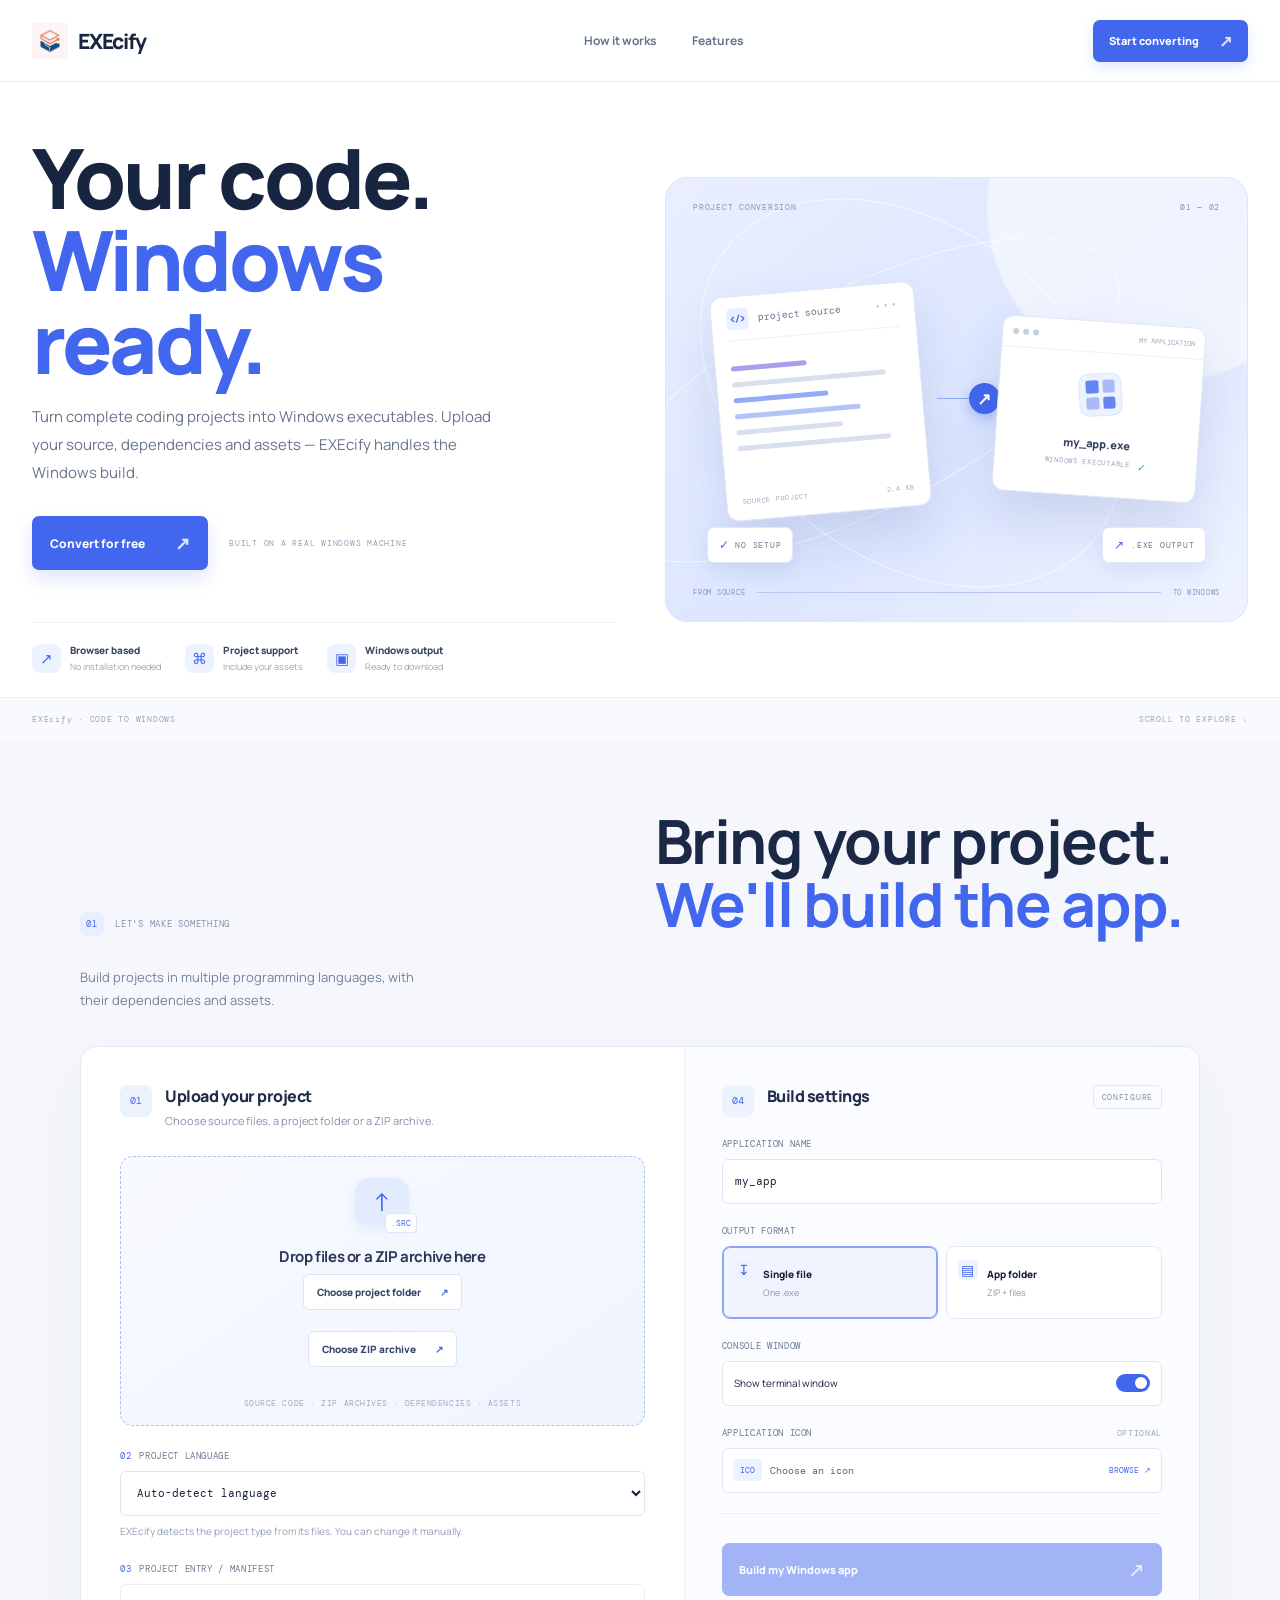
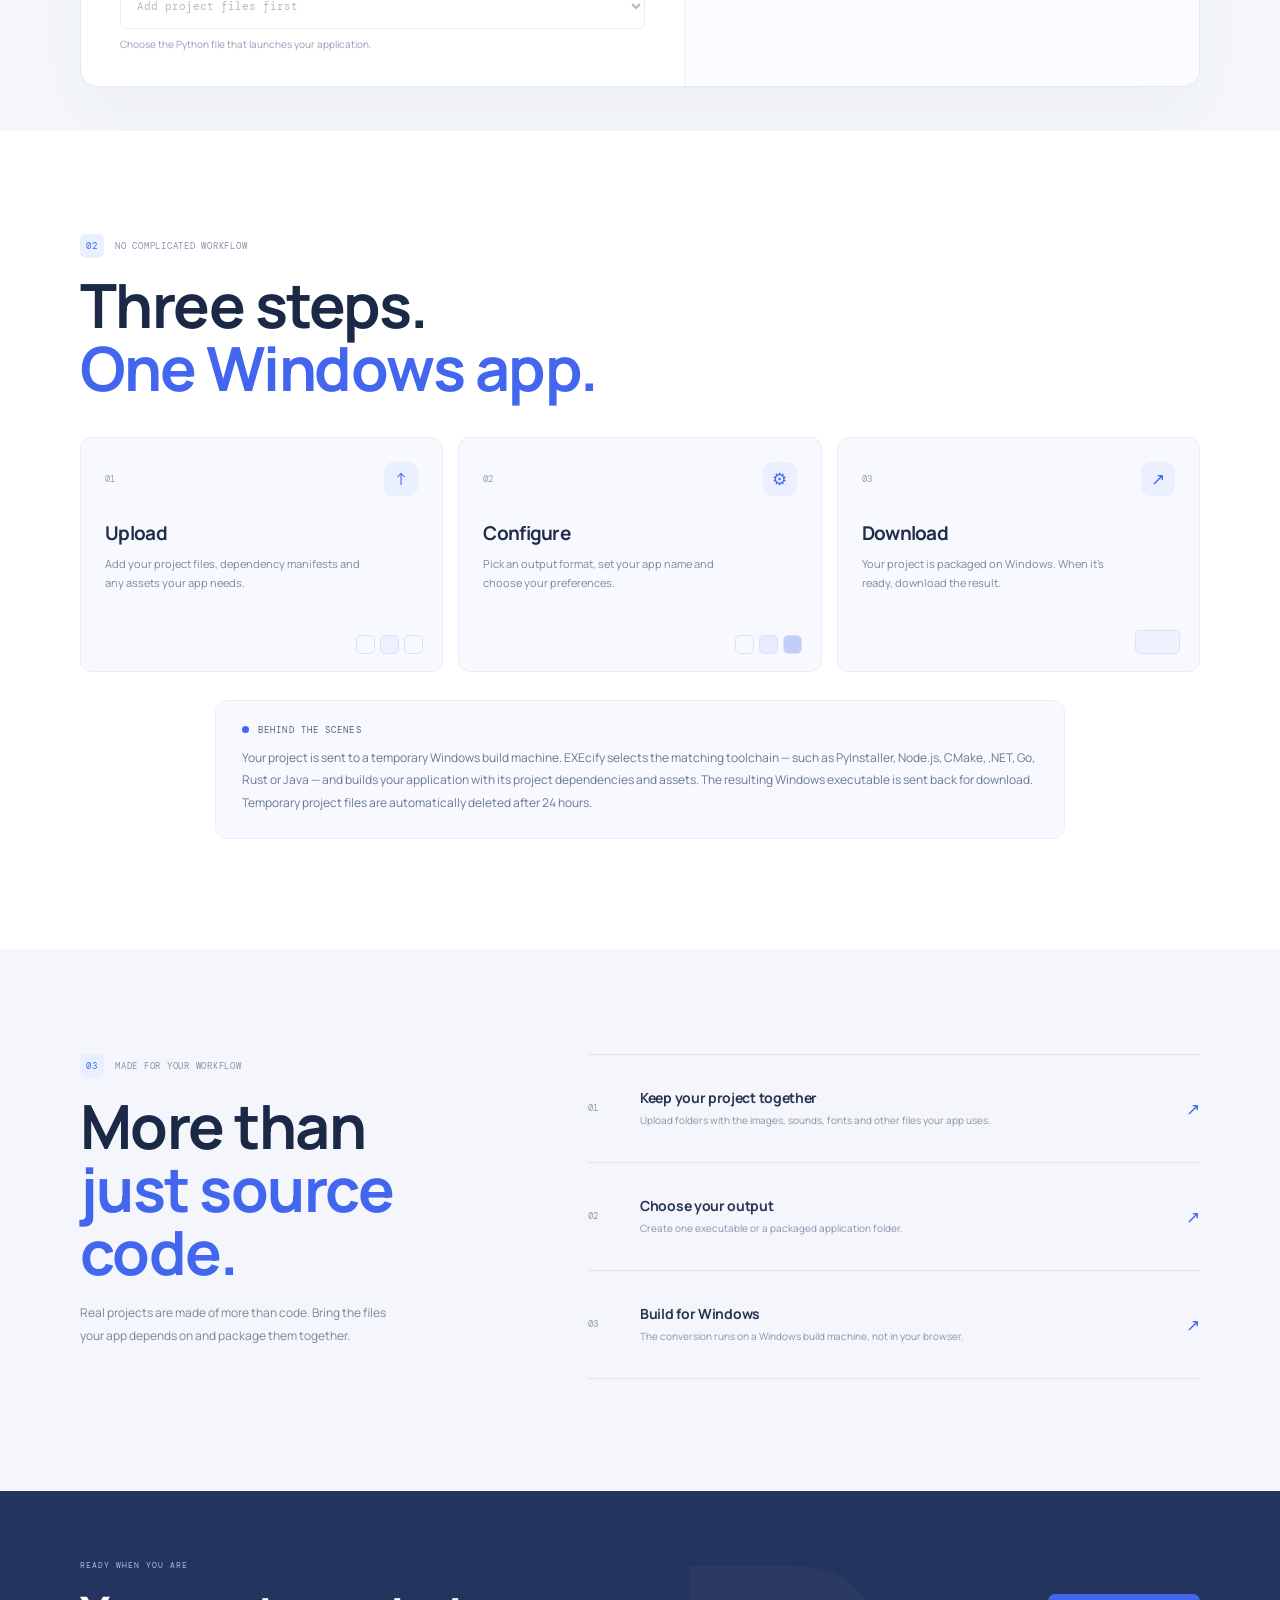
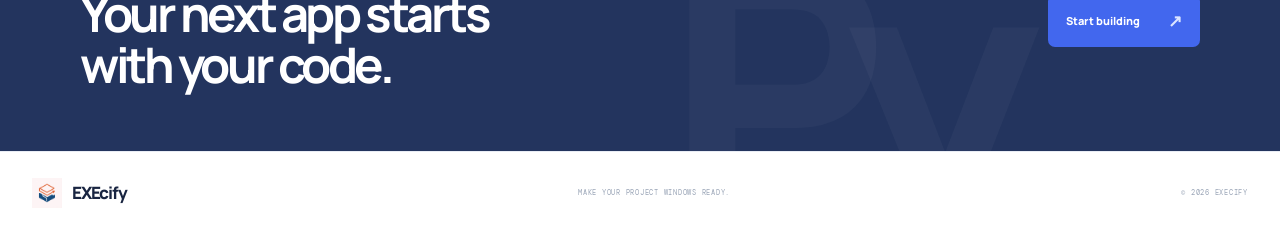
<file: docs/index.html>
<!doctype html>
<html lang="en">
<head>
  <meta charset="utf-8">
  <meta name="viewport" content="width=device-width,initial-scale=1">
  <meta name="theme-color" content="#f8faff">
  <meta name="description" content="Build Windows executables from Python, JavaScript, TypeScript, C, C++, C#, Go and Rust projects online.">
  <title>EXEcify — Build Windows apps from code</title>
  <link rel="icon" href="./static/execify-logo.ico?v=2" type="image/x-icon">
  <link rel="preconnect" href="https://fonts.googleapis.com">
  <link rel="preconnect" href="https://fonts.gstatic.com" crossorigin>
  <link href="https://fonts.googleapis.com/css2?family=DM+Mono:wght@400;500&family=Manrope:wght@400;500;600;700;800&display=swap" rel="stylesheet">
  <link rel="stylesheet" href="./static/style.css?v=9">
  <script src="https://challenges.cloudflare.com/turnstile/v0/api.js" async defer></script>
</head>
<body>
  <header class="site-header">
    <div class="header-inner">
      <a class="brand" href="/PY2EXEONLINE/" aria-label="Py2EXE home">
        <img class="brand-logo" src="./static/execify-logo.ico" alt="" aria-hidden="true">
        <span>EXEcify</span>
      </a>
      <nav class="main-nav" aria-label="Main navigation">
        <a href="#how-it-works">How it works</a>
        <a href="#features">Features</a>
      </nav>
      <a class="header-cta" href="#builder">Start converting <span>↗</span></a>
    </div>
  </header>

  <main>
    <section class="hero">
      <div class="hero-inner">
        <div class="hero-copy">
          
          <h1>Your code.<br><span>Windows ready.</span></h1>
          <p class="hero-lead">Turn complete coding projects into Windows executables. Upload your source, dependencies and assets — EXEcify handles the Windows build.</p>
          <div class="hero-actions">
            <a class="primary-cta" href="#builder">Convert for free <span>↗</span></a>
            <span class="hero-caption">BUILT ON A REAL WINDOWS MACHINE</span>
          </div>
          <div class="hero-trust">
            <div class="trust-item"><span class="trust-icon">↗</span><span><b>Browser based</b><small>No installation needed</small></span></div>
            <div class="trust-item"><span class="trust-icon">⌘</span><span><b>Project support</b><small>Include your assets</small></span></div>
            <div class="trust-item"><span class="trust-icon">▣</span><span><b>Windows output</b><small>Ready to download</small></span></div>
          </div>
        </div>

        <div class="hero-visual" aria-label="Illustration showing a coding project becoming a Windows executable">
          <div class="visual-glow"></div>
          <div class="visual-orbit orbit-a"></div>
          <div class="visual-orbit orbit-b"></div>
          <div class="visual-top-label"><span>PROJECT CONVERSION</span><span>01 — 02</span></div>
          <div class="visual-code-card">
            <div class="code-card-head"><span class="code-file-icon">&lt;/&gt;</span><span>project source</span><span class="code-dots">•••</span></div>
            <div class="code-lines"><i class="code-purple"></i><i class="code-long"></i><i class="code-short"></i><i class="code-blue"></i><i class="code-medium"></i><i class="code-long"></i></div>
            <div class="code-card-foot"><span>SOURCE PROJECT</span><span>2.4 KB</span></div>
          </div>
          <div class="conversion-path"><span></span><b>↗</b><span></span></div>
          <div class="visual-exe-card">
            <div class="exe-window-bar"><i></i><i></i><i></i><span>MY APPLICATION</span></div>
            <div class="exe-app-icon"><span class="app-window"><i></i><i></i><i></i><i></i></span></div>
            <div class="exe-app-name">my_app.exe</div>
            <div class="exe-app-meta">WINDOWS EXECUTABLE <span>✓</span></div>
          </div>
          <div class="visual-sticker sticker-one"><span>✓</span> NO SETUP</div>
          <div class="visual-sticker sticker-two"><span>↗</span> .EXE OUTPUT</div>
          <div class="visual-bottom"><span>FROM SOURCE</span><span class="visual-bottom-line"></span><span>TO WINDOWS</span></div>
        </div>
      </div>
      <div class="hero-edge"><span>EXEcify · CODE TO WINDOWS</span><span>SCROLL TO EXPLORE ↓</span></div>
    </section>

    <section class="builder-section" id="builder">
      <div class="section-wrap">
        <div class="builder-intro">
          <div class="section-kicker"><span>01</span> LET'S MAKE SOMETHING</div>
          <h2>Bring your project.<br><span>We'll build the app.</span></h2>
          <p>Build projects in multiple programming languages, with their dependencies and assets.</p>
        </div>

        <div class="builder">
          <div class="builder-main">
            <div class="builder-step">
              <div class="step-number">01</div>
              <div class="step-copy"><h3>Upload your project</h3><p>Choose source files, a project folder or a ZIP archive.</p></div>
            </div>

            <div class="drop" id="drop">
              <input id="files" type="file" multiple aria-label="Choose project files">
              <input id="zip-file" type="file" accept=".zip,application/zip" hidden aria-label="Choose ZIP project archive">
              <div class="upload-illustration"><span class="upload-cloud">↑</span><span class="upload-file">.SRC</span></div>
              <b>Drop files or a ZIP archive here</b>
              <p><button type="button" class="folder-button" id="folder-button">Choose project folder <span>↗</span></button></p>
              <p><button type="button" class="folder-button" id="zip-button">Choose ZIP archive <span>↗</span></button></p>
              <input id="folder" type="file" webkitdirectory multiple hidden>
              <small>SOURCE CODE · ZIP ARCHIVES · DEPENDENCIES · ASSETS</small>
            </div>

            <div class="file-summary" id="file-summary" hidden>
              <div class="summary-top"><b id="file-count">0 files</b><button id="clear" type="button">Remove all <span>×</span></button></div>
              <div class="file-list" id="file-list"></div>
            </div>

            <div class="field">
              <label for="language"><span class="field-index">02</span> PROJECT LANGUAGE</label>
              <select id="language">
                <option value="auto">Auto-detect language</option>
                <option value="python">Python</option>
                <option value="node">JavaScript / Node.js</option>
                <option value="typescript">TypeScript</option>
                <option value="c">C</option>
                <option value="cpp">C++</option>
                <option value="csharp">C# / .NET</option>
                <option value="go">Go</option>
                <option value="rust">Rust</option>
                <option value="java">Java</option>
              </select>
              <small>EXEcify detects the project type from its files. You can change it manually.</small>
            </div>
            <div class="field entry-field">
              <label for="entry"><span class="field-index">03</span> PROJECT ENTRY / MANIFEST</label>
              <select id="entry" disabled><option value="">Add project files first</option></select>
              <small id="entry-help">Choose the main source file or project manifest.</small>
            </div>
          </div>

          <aside class="settings-column">
            <div class="settings-heading">
              <div class="builder-step">
                <div class="step-number">04</div>
                <div class="step-copy"><h3>Build settings</h3></div>
              </div>
              <span class="settings-tag">CONFIGURE</span>
            </div>

            <div class="field">
              <label for="appname">APPLICATION NAME</label>
              <input id="appname" value="my_app" maxlength="48" placeholder="my_app">
            </div>
            <div class="field">
              <label>OUTPUT FORMAT</label>
              <div class="segments" id="formats">
                <button type="button" class="selected" data-value="onefile"><span class="format-icon">↧</span><b>Single file</b><small>One .exe</small></button>
                <button type="button" data-value="folder"><span class="format-icon">▤</span><b>App folder</b><small>ZIP + files</small></button>
              </div>
            </div>
            <div class="field">
              <label>CONSOLE WINDOW</label>
              <div class="toggle"><span>Show terminal window</span><label class="switch"><input id="console" type="checkbox" checked><i></i></label></div>
            </div>
            <div class="field">
              <label for="icon">APPLICATION ICON <em>OPTIONAL</em></label>
              <label class="icon-picker"><span class="ico-badge">ICO</span><b id="icon-name">Choose an icon</b><input id="icon" type="file" accept=".ico"><span class="icon-browse">BROWSE ↗</span></label>
            </div>

            <div class="security">
              
              <div class="cf-turnstile" data-sitekey="0x4AAAAAAFzcsHnZICFxC91i"></div>
            </div>
            <button class="build" id="build" type="button" disabled><span>Build my Windows app</span><b>↗</b></button>
            <div class="status" id="status" role="status" aria-live="polite"></div>
            <div class="progress" id="progress"><i></i></div>
            
          </aside>
        </div>
      </div>
    </section>

    <section class="how-section" id="how-it-works">
      <div class="section-wrap">
        <div class="how-heading">
          <div><div class="section-kicker"><span>02</span> NO COMPLICATED WORKFLOW</div><h2>Three steps.<br><span>One Windows app.</span></h2></div>
          
        </div>
        <div class="steps-grid">
          <article class="info-step"><div class="info-step-top"><span>01</span><span class="info-step-symbol">↑</span></div><h3>Upload</h3><p>Add your project files, dependency manifests and any assets your app needs.</p><div class="step-decoration upload-deco"><i></i><i></i><i></i></div></article>
          <article class="info-step"><div class="info-step-top"><span>02</span><span class="info-step-symbol">⚙</span></div><h3>Configure</h3><p>Pick an output format, set your app name and choose your preferences.</p><div class="step-decoration config-deco"><i></i><i></i><i></i></div></article>
          <article class="info-step"><div class="info-step-top"><span>03</span><span class="info-step-symbol">↗</span></div><h3>Download</h3><p>Your project is packaged on Windows. When it's ready, download the result.</p><div class="step-decoration download-deco"><i></i></div></article>
        </div>
        <div class="build-explainer">
          <div class="build-explainer-label"><span></span> BEHIND THE SCENES</div>
          <p>Your project is sent to a temporary Windows build machine. EXEcify selects the matching toolchain — such as PyInstaller, Node.js, CMake, .NET, Go, Rust or Java — and builds your application with its project dependencies and assets. The resulting Windows executable is sent back for download. Temporary project files are automatically deleted after 24 hours.</p>
        </div>
      </div>
    </section>

    <section class="features-section" id="features">
      <div class="section-wrap features-inner">
        <div class="features-copy">
          <div class="section-kicker"><span>03</span> MADE FOR YOUR WORKFLOW</div>
          <h2>More than<br><span>just source code.</span></h2>
          <p>Real projects are made of more than code. Bring the files your app depends on and package them together.</p>
        </div>
        <div class="feature-list">
          <div class="feature-row"><span class="feature-number">01</span><div><h3>Keep your project together</h3><p>Upload folders with the images, sounds, fonts and other files your app uses.</p></div><span class="feature-arrow">↗</span></div>
          <div class="feature-row"><span class="feature-number">02</span><div><h3>Choose your output</h3><p>Create one executable or a packaged application folder.</p></div><span class="feature-arrow">↗</span></div>
          <div class="feature-row"><span class="feature-number">03</span><div><h3>Build for Windows</h3><p>The conversion runs on a Windows build machine, not in your browser.</p></div><span class="feature-arrow">↗</span></div>
        </div>
      </div>
    </section>

    <section class="closing-banner">
      <div class="closing-banner-inner"><div><span class="closing-kicker">READY WHEN YOU ARE</span><h2>Your next app starts<br>with your code.</h2></div><a href="#builder" class="closing-cta">Start building <span>↗</span></a><div class="closing-watermark">Py<span>.</span></div></div>
    </section>
  </main>

  <footer class="site-footer">
    <div class="footer-inner"><a class="brand footer-brand" href="/PY2EXEONLINE/"><img class="brand-logo" src="./static/execify-logo.ico" alt="" aria-hidden="true"><span>EXEcify</span></a><span>MAKE YOUR PROJECT WINDOWS READY.</span><span>© 2026 EXECIFY</span></div>
  </footer>
  <script src="./static/app.js?v=8"></script>
</body>
</html>
</file>
<file: docs/static/style.css>
:root{
  color-scheme:light;
  --ink:#17233d;--muted:#66748e;--blue:#4267ee;--blue-dark:#3154d8;--blue-pale:#edf2ff;
  --line:#e7ecf5;--paper:#f8faff;--white:#fff;--navy:#1c2a4c;
  --display:"Manrope",Arial,sans-serif;--mono:"DM Mono",monospace;
}
*{box-sizing:border-box}
html{scroll-behavior:smooth;scroll-padding-top:92px}
body{margin:0;background:var(--paper);color:var(--ink);font-family:var(--display);min-height:100vh;overflow-x:hidden}
button,input,select{font:inherit}button{color:inherit}a{color:inherit}
.site-header{height:82px;position:relative;z-index:5;background:#ffffffed;border-bottom:1px solid #e9edf5}
.header-inner,.footer-inner{width:min(1240px,calc(100% - 64px));height:100%;margin:auto;display:flex;align-items:center;justify-content:space-between}
.brand{display:inline-flex;align-items:center;gap:10px;text-decoration:none;font-size:21px;font-weight:800;letter-spacing:-1.2px;color:#192541}
.brand-period{color:var(--blue)}
.brand-logo{width:36px;height:36px;display:block;object-fit:contain;flex:0 0 auto}
.main-nav{display:flex;gap:35px;margin-left:90px}
.main-nav a{text-decoration:none;color:#66738a;font-size:12px;font-weight:700;transition:color .2s}.main-nav a:hover{color:var(--blue)}
.header-cta{height:42px;padding:0 16px;display:flex;align-items:center;gap:20px;text-decoration:none;background:var(--blue);color:#fff;border-radius:7px;font-size:11px;font-weight:800;box-shadow:0 5px 13px #4267ee27;transition:background .2s,transform .2s}
.header-cta span{font-size:16px;color:#dbe4ff}.header-cta:hover,.primary-cta:hover,.closing-cta:hover{background:var(--blue-dark);transform:translateY(-2px)}
.hero{position:relative;background:#fff;overflow:hidden}
.hero-inner{width:min(1240px,calc(100% - 64px));min-height:0;margin:auto;display:grid;grid-template-columns:1fr 1fr;align-items:center;gap:50px;padding:30px 0 10px}
.hero-copy{padding:0 0 14px;position:relative;z-index:2}
.hero-kicker,.section-kicker,.hero-caption,.hero-edge,.visual-top-label,.visual-bottom,.code-card-foot,.exe-app-meta,.visual-sticker,.closing-kicker,.site-footer .footer-inner>span{font-family:var(--mono);letter-spacing:.75px}
.hero-kicker{display:flex;align-items:center;gap:10px;color:#77849b;font-size:10px}
.kicker-dot{width:7px;height:7px;background:#37bd91;border-radius:50%;box-shadow:0 0 0 4px #37bd911a}
.hero h1{margin:24px 0 20px;font-size:clamp(59px,6.5vw,86px);line-height:.99;letter-spacing:-.035em;font-weight:800;color:#182541}
.hero h1 span{color:var(--blue)}
.hero-lead{max-width:480px;color:#68758d;font-size:15px;line-height:1.85;margin:0}
.hero-actions{display:flex;align-items:center;gap:21px;margin-top:30px;flex-wrap:wrap}
.primary-cta{display:inline-flex;align-items:center;justify-content:space-between;gap:30px;padding:15px 18px;background:var(--blue);color:#fff;text-decoration:none;font-size:12px;font-weight:800;border-radius:7px;box-shadow:0 8px 18px #4267ee2d;transition:background .2s,transform .2s}
.primary-cta span{font-size:18px;color:#dce5ff}
.hero-caption{font-size:8px;color:#98a3b5;line-height:1.5}
.hero-trust{display:flex;gap:24px;margin-top:52px;padding-top:20px;border-top:1px solid #edf0f5}
.trust-item{display:flex;align-items:center;gap:9px;min-width:0}
.trust-icon{width:29px;height:29px;display:grid;place-items:center;flex:none;background:#edf2ff;color:var(--blue);font-size:15px;border-radius:8px}
.trust-item b,.trust-item small{display:block}.trust-item b{font-size:10px;font-weight:800;color:#394762}.trust-item small{font-size:9px;color:#99a4b5;margin-top:3px}
.hero-visual{height:445px;position:relative;isolation:isolate;overflow:hidden;border-radius:22px;background:linear-gradient(140deg,#e9efff 0%,#dce6ff 55%,#eff3ff 100%);border:1px solid #dbe5ff}
.visual-glow{position:absolute;width:350px;height:350px;right:-90px;top:-145px;border-radius:50%;background:#fff8;filter:blur(1px);z-index:-1}
.visual-orbit{position:absolute;border:1px solid #ffffffa8;border-radius:50%;z-index:-1}
.orbit-a{width:570px;height:220px;left:-90px;top:112px;transform:rotate(-27deg)}
.orbit-b{width:470px;height:330px;left:10px;top:50px;transform:rotate(38deg)}
.visual-top-label{position:absolute;top:24px;left:27px;right:27px;display:flex;justify-content:space-between;color:#8494bc;font-size:8px}
.visual-code-card{position:absolute;left:9%;top:111px;width:205px;height:225px;background:#fff;border:1px solid #e1e7f4;border-radius:12px;box-shadow:0 24px 50px #314a8a24;transform:rotate(-5deg);padding:0 15px}
.code-card-head{height:44px;display:flex;align-items:center;gap:9px;border-bottom:1px solid #edf0f6;font:10px var(--mono);color:#68768e}
.code-file-icon{width:22px;height:22px;display:grid;place-items:center;background:#eaf0ff;color:var(--blue);font:700 9px var(--mono);border-radius:5px}
.code-dots{margin-left:auto;color:#b6c1d5;letter-spacing:2px}
.code-lines{padding-top:25px;display:flex;flex-direction:column;gap:11px}
.code-lines i{height:5px;width:65%;background:#d9e0ed;border-radius:8px;display:block}
.code-lines .code-purple{width:44%;background:#a8a0ed}.code-lines .code-long{width:89%}.code-lines .code-short{width:55%;background:#93aaf4}.code-lines .code-blue{width:73%;background:#b3c4f8}.code-lines .code-medium{width:62%}
.code-card-foot{position:absolute;left:15px;right:15px;bottom:14px;display:flex;justify-content:space-between;font-size:7px;color:#a2aec2}
.conversion-path{position:absolute;left:calc(50% - 20px);top:205px;width:95px;display:flex;align-items:center;justify-content:center;gap:0;color:var(--blue)}
.conversion-path span{height:1px;flex:1;background:#91a9f7}.conversion-path b{width:31px;height:31px;display:grid;place-items:center;background:var(--blue);color:white;border-radius:50%;font-size:17px;box-shadow:0 5px 13px #4267ee55}
.visual-exe-card{position:absolute;right:8%;top:143px;width:204px;height:176px;background:#fff;border:1px solid #e1e7f4;border-radius:12px;box-shadow:0 24px 50px #314a8a24;transform:rotate(4deg);overflow:hidden}
.exe-window-bar{height:31px;display:flex;align-items:center;gap:4px;padding:0 10px;border-bottom:1px solid #edf0f6}
.exe-window-bar i{width:6px;height:6px;border-radius:50%;background:#c7d0df}.exe-window-bar span{margin-left:auto;font:7px var(--mono);color:#9aa6ba}
.exe-app-icon{height:83px;display:grid;place-items:center}
.app-window{width:43px;height:43px;display:grid;grid-template-columns:repeat(2,1fr);gap:4px;padding:6px;background:#edf2ff;border:1px solid #dce5ff;border-radius:10px;transform:rotate(-7deg)}
.app-window i{background:#6685f1;border-radius:2px}.app-window i:nth-child(2),.app-window i:nth-child(3){background:#a9bafa}
.exe-app-name{text-align:center;font-size:11px;font-weight:800;color:#33425f}
.exe-app-meta{display:flex;justify-content:center;gap:7px;margin-top:7px;font-size:7px;color:#96a2b6}.exe-app-meta span{color:#2eaf81;font-size:10px}
.visual-sticker{position:absolute;display:flex;align-items:center;gap:6px;padding:9px 11px;background:#fff;border:1px solid #e1e8f7;border-radius:7px;box-shadow:0 8px 20px #344c8b18;font-size:8px;color:#687995}
.visual-sticker span{color:var(--blue);font-size:12px}.sticker-one{left:7%;bottom:58px}.sticker-two{right:7%;bottom:58px}
.visual-bottom{position:absolute;left:27px;right:27px;bottom:24px;display:flex;align-items:center;gap:12px;color:#8797bb;font-size:7px}
.visual-bottom-line{height:1px;flex:1;background:#b8c7ef}
.hero-edge{height:42px;display:flex;align-items:center;justify-content:space-between;padding:0 max(32px,calc((100% - 1240px)/2));background:#f8faff;border-top:1px solid #eef1f7;color:#9aa5b8;font-size:8px}
.builder-section{padding:54px 0 44px;background:#f5f7fc}
.section-wrap{width:min(1120px,calc(100% - 64px));margin:auto}
.builder-intro{display:grid;grid-template-columns:1fr 1fr;align-items:end;gap:30px;margin-bottom:26px}
.section-kicker{display:flex;align-items:center;gap:11px;font-size:9px;color:#8794aa}
.section-kicker>span{width:24px;height:24px;display:grid;place-items:center;background:#e9efff;color:var(--blue);border-radius:6px}
.builder-intro h2,.how-heading h2,.features-copy h2{font-size:clamp(42px,5vw,61px);line-height:1.03;letter-spacing:-.025em;margin:17px 0 0;color:#1b2946}
.builder-intro h2 span,.how-heading h2 span,.features-copy h2 span{color:var(--blue)}
.builder-intro>p{max-width:340px;margin:0 0 7px;color:#748198;font-size:13px;line-height:1.8}
.builder{display:grid;grid-template-columns:minmax(0,1.08fr) minmax(350px,.92fr);background:#fff;border:1px solid #e3e9f3;border-radius:17px;overflow:hidden;box-shadow:0 24px 65px #23385f0c}
.builder-main{padding:38px 39px 34px;border-right:1px solid #edf0f6}
.settings-column{padding:38px 37px 29px;background:#fbfcff}
.builder-step{display:flex;align-items:flex-start;gap:13px}
.step-number{width:32px;height:32px;flex:none;display:grid;place-items:center;background:#edf2ff;color:var(--blue);font:10px var(--mono);border-radius:8px}
.step-copy h3{font-size:16px;letter-spacing:-.5px;margin:0 0 5px;font-weight:800;color:#202e4a}
.step-copy p{font-size:11px;color:#8490a5;margin:0;line-height:1.65}
.drop{position:relative;min-height:270px;margin-top:26px;border:1.5px dashed #aebff2;background:linear-gradient(145deg,#f8faff,#f0f4ff);display:flex;align-items:center;justify-content:center;flex-direction:column;text-align:center;border-radius:13px;transition:background .2s,border-color .2s,transform .2s}
.drop.over{border-color:var(--blue);background:#eaf0ff;transform:scale(1.005)}
.drop>#files{position:absolute;inset:0;width:100%;height:100%;opacity:0;cursor:pointer;z-index:1}
.upload-illustration{width:62px;height:56px;position:relative;margin-bottom:17px;display:grid;place-items:center}
.upload-cloud{width:54px;height:47px;display:grid;place-items:center;background:#e3ebff;color:var(--blue);font-size:25px;border-radius:14px 14px 10px 10px;box-shadow:0 5px 12px #4267ee14}
.upload-file{position:absolute;right:-4px;bottom:-4px;padding:4px 5px;background:#fff;border:1px solid #dce5fb;color:var(--blue);font:8px var(--mono);border-radius:4px}
.drop>b{font-size:15px;letter-spacing:-.4px;color:#263653}
.drop p{font-size:11px;color:#8995a9;margin:7px 0 14px}
.drop p label{color:var(--blue);font-weight:800;text-decoration:underline;text-underline-offset:3px;cursor:pointer;position:relative;z-index:2}
.folder-button{position:relative;z-index:2;background:#fff;border:1px solid #dce4f3;color:#344568;padding:10px 13px;font-size:10px;font-weight:800;cursor:pointer;border-radius:6px;transition:background .2s,border-color .2s}
.folder-button:hover{background:#f0f4ff;border-color:#aebff2}.folder-button span{color:var(--blue);margin-left:17px}
.drop>small{font:8px var(--mono);letter-spacing:.55px;color:#a0abc0;margin-top:17px}
.file-summary{margin-top:14px;padding:14px;border:1px solid #e4eaf5;background:#fbfcff;border-radius:9px}
.summary-top{display:flex;justify-content:space-between;align-items:center;font:10px var(--mono);margin-bottom:9px}
.summary-top button{border:0;background:none;color:var(--blue);font:9px var(--mono);cursor:pointer}.summary-top button span{font-size:15px;margin-left:4px}
.file-list{max-height:150px;overflow:auto}.file-row{display:flex;justify-content:space-between;gap:12px;padding:8px 0;border-top:1px solid #edf0f6;font:9px var(--mono);color:#586780}
.file-row span:first-child{overflow:hidden;text-overflow:ellipsis;white-space:nowrap}.file-row span:last-child{white-space:nowrap;color:#9aa6ba}
.field{margin-top:24px}.field>label{display:flex;align-items:center;gap:8px;color:#6d7a91;margin-bottom:9px;font:9px var(--mono);letter-spacing:.65px}
.field-index{color:var(--blue)}.field>label em{font-style:normal;color:#9ba8ba;font-size:8px;margin-left:auto}
.field input:not([type=file]),.field select{width:100%;height:45px;border:1px solid #dfe6f1;background:#fff;color:var(--ink);padding:0 12px;border-radius:6px;outline:none;font:11px var(--mono)}
.field input:focus,.field select:focus{border-color:#7e98f0;box-shadow:0 0 0 3px #4263eb16}.field select:disabled{color:#9a9eaa}
.field>small{display:block;color:#929eb1;font-size:10px;line-height:1.5;margin-top:8px}
.settings-heading{display:flex;justify-content:space-between;align-items:flex-start}
.settings-tag{font:8px var(--mono);letter-spacing:.7px;color:#8290a6;border:1px solid #e2e8f2;padding:6px 8px;border-radius:5px}
.settings-column .field{margin-top:21px}
.segments{display:grid;grid-template-columns:1fr 1fr;gap:8px}
.segments button{position:relative;min-height:73px;border:1px solid #e1e8f3;background:#fff;color:var(--ink);text-align:left;padding:11px 9px 9px 40px;cursor:pointer;border-radius:8px;transition:border-color .2s,background .2s}
.segments button:hover{border-color:#a9baf1}.segments button.selected{background:#f1f4ff;border-color:#8da4f4;box-shadow:inset 0 0 0 1px #8da4f4}
.segments button b,.segments button small{display:block}.segments button b{font-size:10px;font-weight:800}.segments button small{font-size:9px;color:#8a96aa;margin-top:5px}
.format-icon{position:absolute;left:11px;top:13px;width:20px;height:20px;display:grid;place-items:center;background:#edf2ff;color:var(--blue);font-size:14px;border-radius:5px}
.toggle{height:45px;border:1px solid #e1e8f3;display:flex;align-items:center;justify-content:space-between;padding:0 11px;font-size:10px;background:#fff;border-radius:6px}
.switch{position:relative;width:34px;height:18px;flex:none}.switch input{position:absolute;opacity:0;width:1px;height:1px}
.switch i{position:absolute;inset:0;border-radius:20px;background:#d5dce8;cursor:pointer;transition:.2s}
.switch i:before{content:"";position:absolute;left:3px;top:3px;width:12px;height:12px;border-radius:50%;background:#fff;transition:.2s;box-shadow:0 1px 2px #0002}
.switch input:checked+i{background:var(--blue)}.switch input:checked+i:before{transform:translateX(16px)}
.switch input:focus-visible+i{outline:2px solid var(--blue);outline-offset:3px}
.icon-picker{height:45px;border:1px solid #e1e8f3;background:#fff;display:flex!important;align-items:center;padding:0 10px;gap:10px;cursor:pointer;letter-spacing:0!important;border-radius:6px}
.ico-badge{background:#edf2ff;color:var(--blue);padding:6px 7px;font:8px var(--mono);border-radius:4px}
.icon-picker b{font:10px var(--mono);font-weight:400;color:#566782;flex:1;overflow:hidden;text-overflow:ellipsis;white-space:nowrap}
.icon-picker input{display:none}.icon-browse{font:8px var(--mono);color:var(--blue);white-space:nowrap}
.security{margin-top:20px;padding-top:15px;border-top:1px solid #e9edf5}
.security-label{display:flex;align-items:center;gap:8px;color:#7d8aa0;margin-bottom:10px;font:8px var(--mono);letter-spacing:.7px}.security-label i{width:6px;height:6px;border-radius:50%;background:#26b47b;display:inline-block}
.cf-turnstile{min-height:0}
.build{width:100%;min-height:53px;margin-top:14px;padding:0 16px;display:flex;align-items:center;justify-content:space-between;background:var(--blue);border:1px solid var(--blue);color:#fff;font-size:11px;font-weight:800;cursor:pointer;border-radius:7px;box-shadow:0 7px 17px #4263eb28;transition:background .2s,transform .2s,border-color .2s}
.build:hover:not(:disabled){background:var(--blue-dark);border-color:var(--blue-dark);transform:translateY(-2px)}
.build:disabled{opacity:.48;cursor:not-allowed;box-shadow:none}.build b{font-size:20px;font-weight:500;color:#e2e9ff}
.status{font:10px var(--mono);line-height:1.65;white-space:pre-wrap;color:#267d60;margin-top:0}
.status:not(:empty){margin-top:12px}.status.error{color:#c03f56}
.progress{height:5px;background:#e7edf8;margin-top:10px;display:none;overflow:hidden;border-radius:6px}.progress.show{display:block}
.progress i{display:block;width:0;height:100%;background:var(--blue);border-radius:6px;transition:width .42s cubic-bezier(.22,.8,.25,1)}
.builder-footnote{display:flex;align-items:center;gap:8px;margin-top:15px;color:#9aa5b7;font-size:9px}.builder-footnote span{color:#8ca3f3;font-size:14px}
.how-section{padding:103px 0 110px;background:#fff}
.how-heading{display:flex;justify-content:space-between;align-items:flex-end;margin-bottom:37px}
.how-heading h2{margin-top:16px}.how-heading>p{max-width:270px;color:#78859a;font-size:12px;line-height:1.8;margin:0 0 7px}
.steps-grid{display:grid;grid-template-columns:repeat(3,1fr);gap:15px}
.info-step{position:relative;min-height:235px;overflow:hidden;padding:24px 24px 22px;background:#f7f9fe;border:1px solid #e9edf6;border-radius:12px}
.info-step-top{display:flex;align-items:center;justify-content:space-between;color:#92a0b7;font:9px var(--mono)}
.info-step-symbol{width:34px;height:34px;display:grid;place-items:center;background:#eaf0ff;color:var(--blue);font:17px var(--display);border-radius:9px}
.info-step h3{margin:24px 0 8px;font-size:19px;letter-spacing:-.7px;color:#202e4a}
.info-step p{max-width:270px;margin:0;color:#7a879c;font-size:11px;line-height:1.8}
.step-decoration{position:absolute;right:19px;bottom:17px;display:flex;gap:5px;opacity:.6}
.step-decoration i{display:block;width:19px;height:19px;border:1px solid #c5d2f4;border-radius:5px}
.upload-deco i:nth-child(2){background:#e5ecff}.config-deco i:nth-child(2){background:#dce6ff}.config-deco i:nth-child(3){background:#9eb3f7}
.download-deco i{width:45px;height:24px;background:#e8eeff;border-color:#c5d2f4}
.features-section{padding:105px 0 112px;background:#f4f6fb}
.features-inner{display:grid;grid-template-columns:.8fr 1.2fr;gap:100px;align-items:start}
.features-copy h2{margin-top:17px}.features-copy>p{max-width:330px;margin:19px 0 0;color:#78859a;font-size:12px;line-height:1.9}
.feature-list{border-top:1px solid #dfe5ef}
.feature-row{min-height:108px;display:grid;grid-template-columns:38px 1fr 25px;gap:14px;align-items:center;border-bottom:1px solid #dfe5ef}
.feature-number{font:9px var(--mono);color:#8d9ab0}
.feature-row h3{font-size:14px;letter-spacing:-.3px;margin:0 0 5px;color:#263653}
.feature-row p{font-size:10px;line-height:1.7;color:#8793a7;margin:0;max-width:430px}
.feature-arrow{color:var(--blue);font-size:17px;text-align:right}
.closing-banner{padding:0;background:#23345e;overflow:hidden}
.closing-banner-inner{width:min(1120px,calc(100% - 64px));min-height:260px;margin:auto;display:flex;align-items:center;justify-content:space-between;position:relative}
.closing-kicker{font-size:8px;color:#a9b9e4;letter-spacing:1px}
.closing-banner h2{font-size:clamp(35px,4vw,49px);line-height:1.05;letter-spacing:-.07em;color:white;margin:15px 0 0}
.closing-cta{position:relative;z-index:2;display:flex;align-items:center;gap:28px;padding:15px 18px;background:var(--blue);color:#fff;text-decoration:none;border-radius:7px;font-size:11px;font-weight:800;transition:background .2s,transform .2s}
.closing-cta span{font-size:17px;color:#dce5ff}
.closing-watermark{position:absolute;right:160px;bottom:-100px;font-size:340px;font-weight:800;letter-spacing:-.12em;line-height:1;color:#ffffff08;pointer-events:none}
.closing-watermark span{color:#8ea5ff}
.site-footer{background:#fff;border-top:1px solid #e9edf5}
.footer-inner{min-height:82px}
.footer-brand{font-size:17px}.footer-brand .brand-logo{width:30px;height:30px}
.site-footer .footer-inner>span{font-size:7px;color:#9aa5b7}
@media(max-width:980px){
 .hero-inner{gap:25px;min-height:0}.hero-trust{gap:13px}.trust-item{gap:6px}.trust-item small{font-size:8px}
 .hero-visual{height:400px}.visual-code-card{left:6%;width:185px}.visual-exe-card{right:5%;width:180px}.conversion-path{left:calc(50% - 30px);width:70px}
 .builder{grid-template-columns:1fr}.builder-main{border-right:0;border-bottom:1px solid #edf0f6}.features-inner{gap:55px}
}
@media(max-width:700px){
 .site-header{height:70px}.header-inner,.footer-inner{width:calc(100% - 38px)}.brand{font-size:19px}.main-nav{display:none}.header-cta{height:38px;padding:0 12px;font-size:10px;gap:10px}
 .hero-inner{width:calc(100% - 40px);display:flex;flex-direction:column;align-items:stretch;gap:24px;padding:35px 0 10px}
 .hero h1{font-size:clamp(57px,12vw,78px);margin:21px 0 18px}.hero-lead{font-size:13px;max-width:440px}
 .hero-actions{margin-top:23px;gap:13px}.hero-trust{margin-top:30px;gap:0;justify-content:space-between}.trust-item{gap:6px}.trust-icon{width:25px;height:25px;font-size:12px}.trust-item b{font-size:9px}.trust-item small{font-size:7px}
 .hero-visual{height:330px;width:100%;border-radius:16px}.visual-code-card{top:76px;left:7%;width:38%;height:180px;padding:0 11px}.visual-exe-card{top:103px;right:6%;width:38%;height:145px}.conversion-path{top:159px;width:55px;left:calc(50% - 27px)}.conversion-path b{width:25px;height:25px;font-size:14px}
 .code-card-head{height:36px;font-size:8px}.code-file-icon{width:18px;height:18px}.code-lines{padding-top:19px;gap:9px}.code-lines i{height:4px}.code-card-foot{font-size:6px}
 .exe-window-bar{height:26px}.exe-app-icon{height:64px}.app-window{width:35px;height:35px}.exe-app-name{font-size:9px}.exe-app-meta{font-size:6px}
 .visual-sticker{font-size:7px;padding:7px 8px}.sticker-one{left:5%;bottom:44px}.sticker-two{right:5%;bottom:44px}.visual-bottom{left:17px;right:17px;bottom:17px;font-size:6px}.visual-top-label{left:17px;right:17px;top:16px;font-size:7px}
 .hero-edge{height:38px;padding:0 20px;font-size:7px}
 .section-wrap{width:calc(100% - 40px)}.builder-section{padding:42px 0 38px}.how-section,.features-section{padding:72px 0}
 .builder-intro{display:block;margin-bottom:25px}.builder-intro h2,.how-heading h2,.features-copy h2{font-size:45px}.builder-intro>p{margin-top:14px;font-size:12px}
 .builder-main,.settings-column{padding:25px 21px}.drop{min-height:245px}
 .how-heading{display:block;margin-bottom:25px}.how-heading>p{margin-top:15px}.steps-grid{grid-template-columns:1fr;gap:10px}.info-step{min-height:185px;padding:20px}.info-step h3{margin-top:17px}
 .features-inner{grid-template-columns:1fr;gap:30px}.feature-row{min-height:100px;grid-template-columns:28px 1fr 20px;gap:10px}.feature-row h3{font-size:12px}.feature-row p{font-size:9px}
 .closing-banner-inner{width:calc(100% - 40px);min-height:235px;align-items:flex-start;justify-content:center;flex-direction:column;gap:23px}.closing-banner h2{font-size:39px}.closing-cta{padding:13px 16px}.closing-watermark{font-size:230px;right:-15px;bottom:-65px}
 .footer-inner{min-height:75px;gap:12px;flex-wrap:wrap}.site-footer .footer-inner>span:nth-child(2){display:none}.site-footer .footer-inner>span{font-size:6px}
}
@media(max-width:390px){
 .hero-inner{width:calc(100% - 32px)}.hero h1{font-size:54px}.hero-trust{gap:6px}.trust-item small{font-size:6px}
 .hero-visual{height:290px}.visual-code-card{top:72px;height:160px}.visual-exe-card{top:94px;height:132px}.conversion-path{top:145px}
 .builder-main,.settings-column{padding:22px 16px}.section-wrap{width:calc(100% - 32px)}
 .builder-intro h2,.how-heading h2,.features-copy h2{font-size:40px}.segments button{padding-left:37px}
}
@media(prefers-reduced-motion:reduce){*,*:before,*:after{scroll-behavior:auto!important;animation-duration:.01ms!important;animation-iteration-count:1!important;transition-duration:.01ms!important}}


/* How the remote Windows build works */
.build-explainer{max-width:850px;margin:28px auto 0;padding:23px 26px;background:#f7f9fe;border:1px solid #e9edf6;border-radius:12px}
.build-explainer-label{display:flex;align-items:center;gap:9px;margin-bottom:11px;color:#52627d;font:9px var(--mono);letter-spacing:1.1px}
.build-explainer-label span{width:7px;height:7px;border-radius:50%;background:var(--blue)}
.build-explainer p{margin:0;color:#687790;font-size:12px;line-height:1.9}
.build-explainer code{padding:2px 5px;background:#eaf0ff;border-radius:4px;color:#315fc4;font:11px var(--mono)}
@media(max-width:600px){.build-explainer{margin-top:18px;padding:19px}}
</file>
